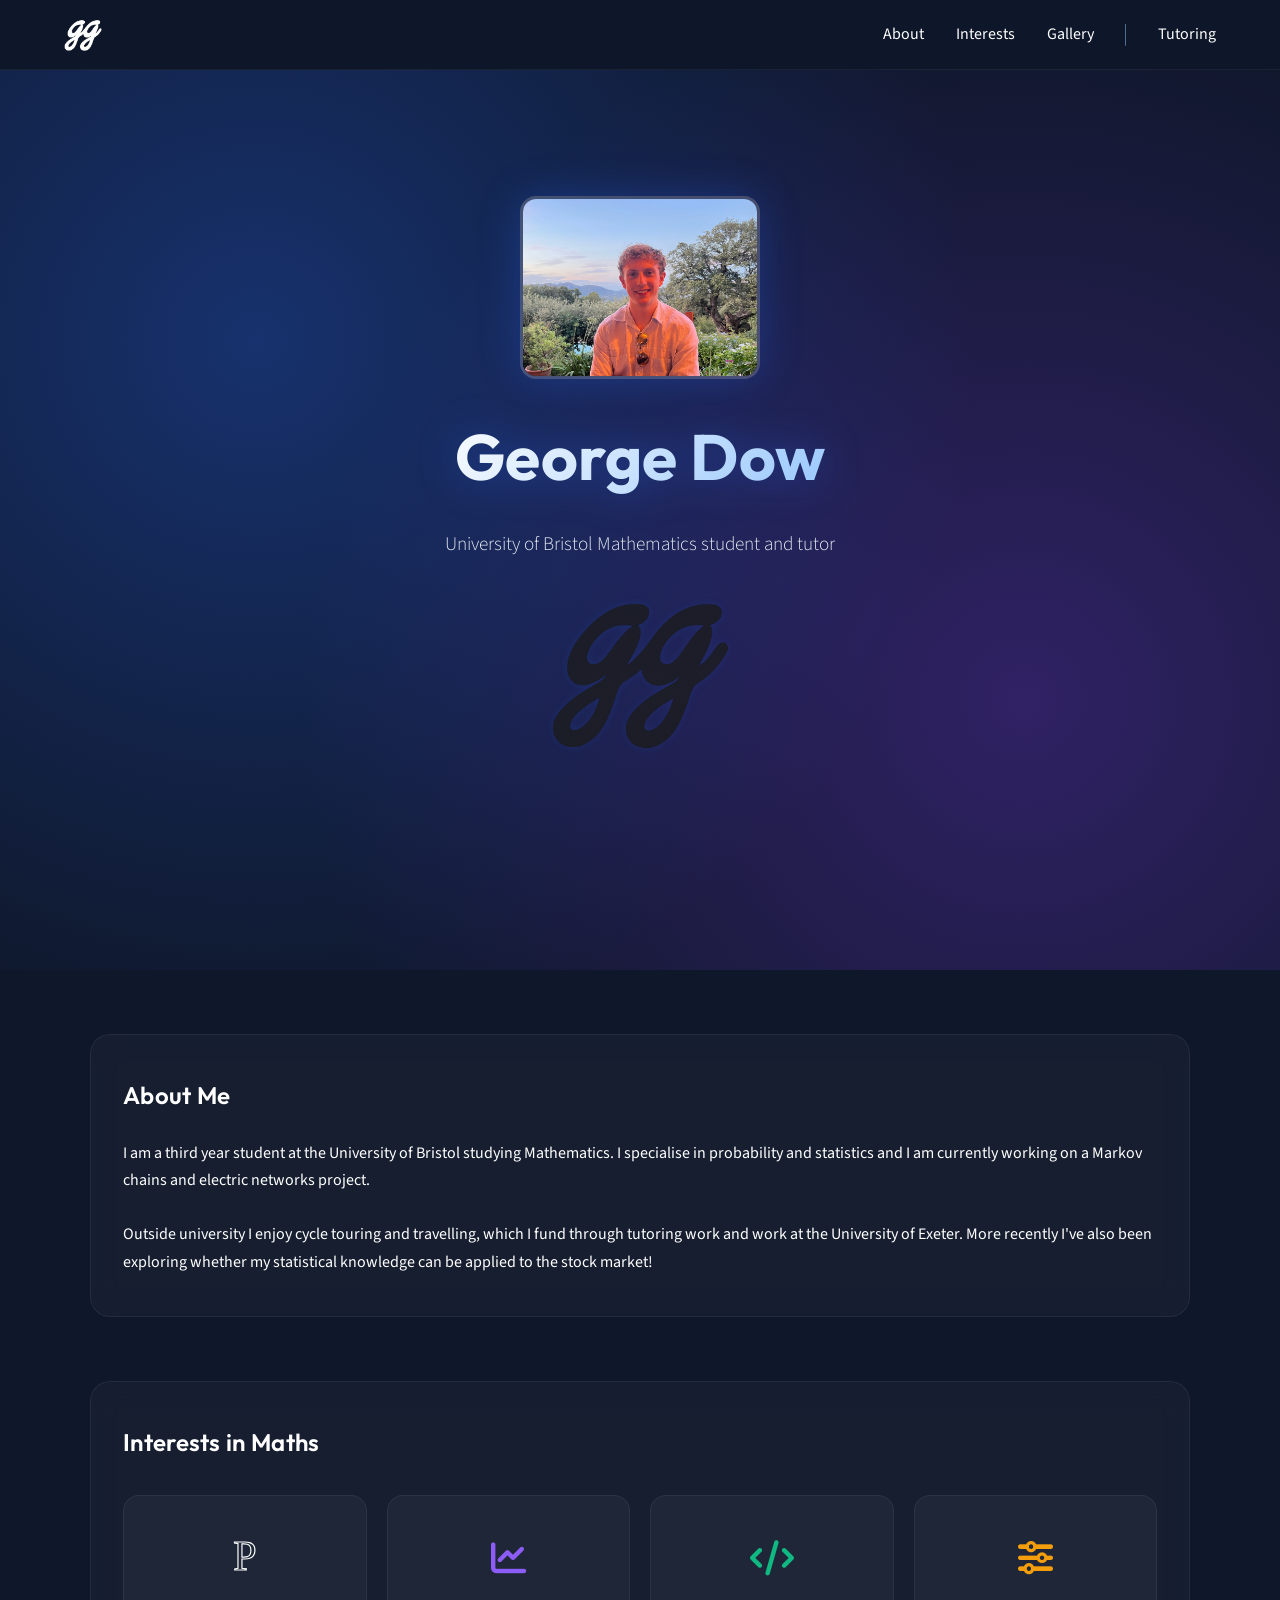
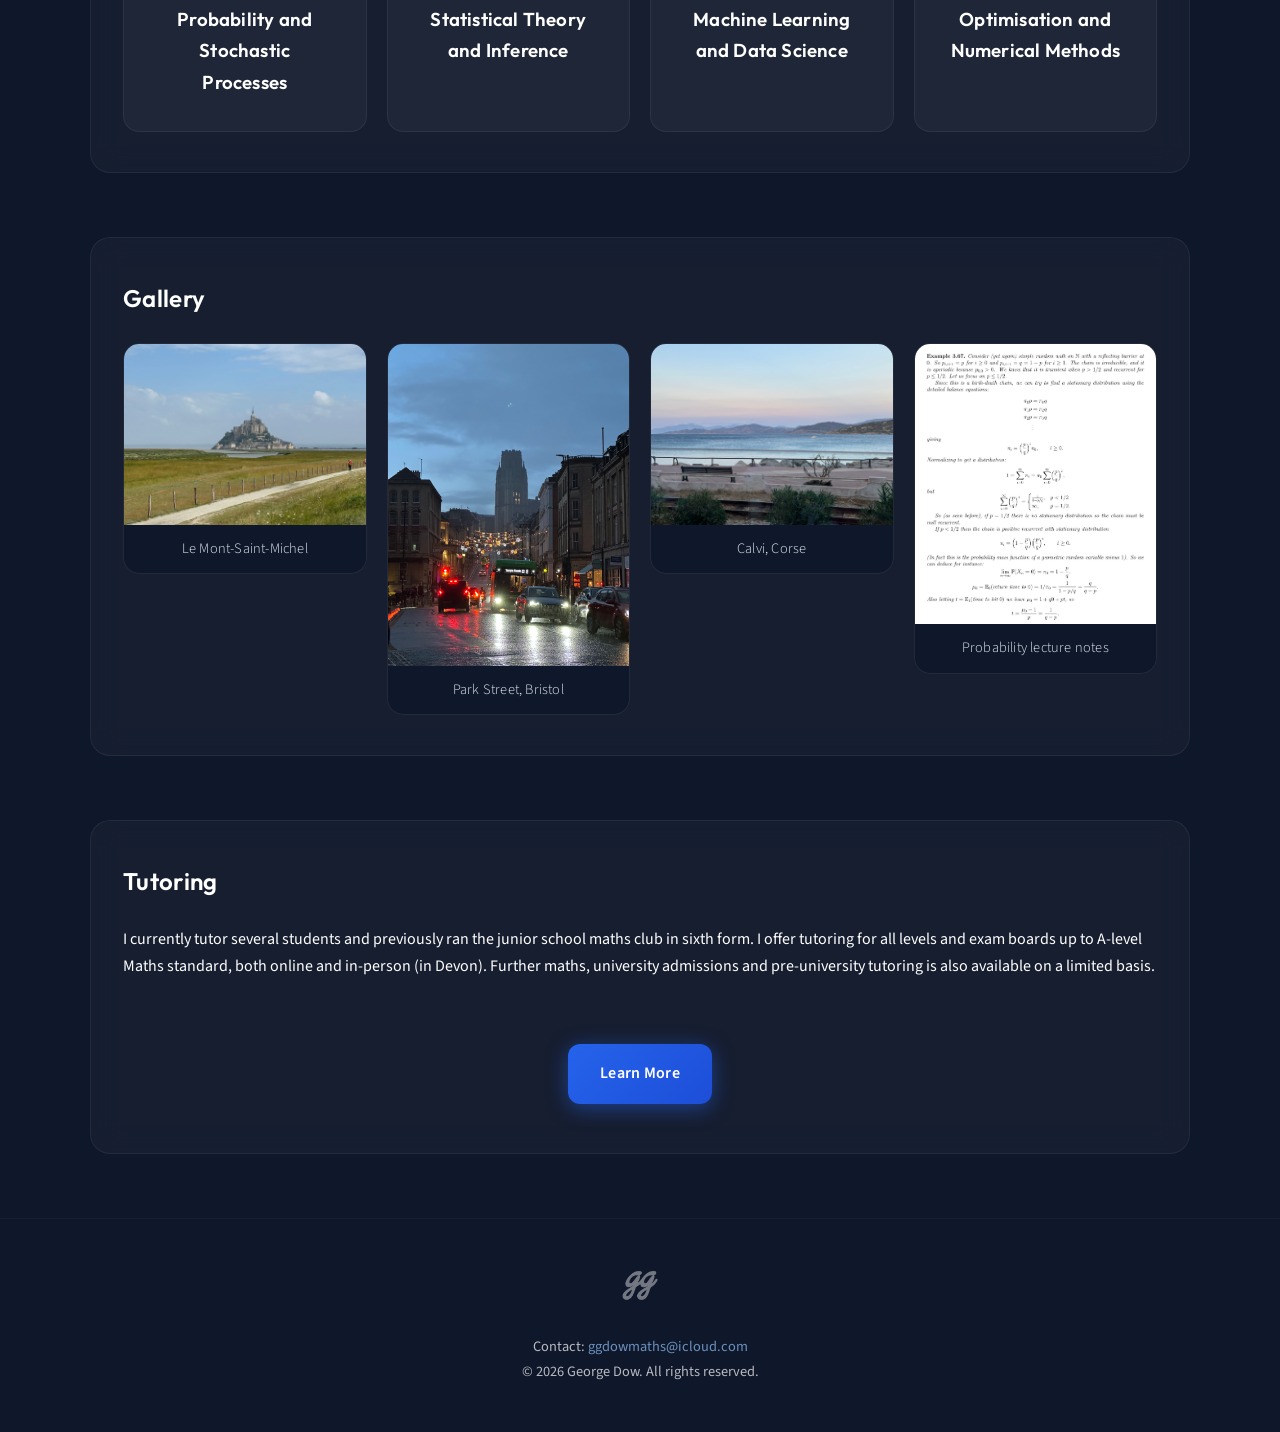
<file: index.html>
<!DOCTYPE html>
<html lang="en">

<head>

<script async src="https://www.googletagmanager.com/gtag/js?id=G-9ZSGHB6P75"></script>
<script>
  window.dataLayer = window.dataLayer || [];
  function gtag(){dataLayer.push(arguments);}
  gtag('js', new Date());
  gtag('config', 'G-9ZSGHB6P75');
</script>
    
<meta charset="UTF-8">
<meta name="viewport" content="width=device-width, initial-scale=1.0">

<title>George Dow - About Me</title>
<meta name="description" content="George Dow - Mathematics student, researcher and tutor.">

<link rel="icon" type="image/png" href="/images/final-favicons/favicon-96x96.png?v=20260813" sizes="96x96" />
<link rel="icon" type="image/svg+xml" href="/images/final-favicons/favicon.svg?v=20260813" />
<link rel="shortcut icon" href="/images/final-favicons/favicon.ico?v=20260813" />
<link rel="apple-touch-icon" sizes="180x180" href="/images/final-favicons/apple-touch-icon.png?v=20260813" />
<meta name="apple-mobile-web-app-title" content="About Me" />
<link rel="manifest" href="/images/final-favicons/site.webmanifest?v=20260813" />


<link rel="stylesheet" href="style.css">

<link rel="stylesheet"
href="https://cdnjs.cloudflare.com/ajax/libs/font-awesome/6.4.0/css/all.min.css">
</head>

<body>

<div class="page-fade"></div>

<nav>
    <a href="index.html" class="logo">
        <img src="images/favicon-white-transparent.png" alt="Home">
    </a>
    <ul>
        <li><a href="#about">About</a></li>
        <li><a href="#interests">Interests</a></li>
        <li><a href="#gallery">Gallery</a></li>
        <li><a href="tutoring.html">Tutoring</a></li>
    </ul>
</nav>

<header class="hero">
    <div class="hero-content">
        <img class="hero-photo" src="images/photo5.jpeg" alt="George Dow">
      
        <h1>George Dow</h1>
        <p>
            University of Bristol Mathematics student and tutor
        </p>

        <img class="main-logo" src="images/favicon-transparent.png" alt="Logo">
    </div>
</header>

<div class="container">

    <section id="about">
        <h2>About Me</h2>
        <p>
            I am a third year student at the University of Bristol studying Mathematics.
            I specialise in probability and statistics and I am currently working on a Markov chains and electric networks project.
        </p>
        <br>
        <p>
            Outside university I enjoy cycle touring and travelling, which I fund through tutoring work and work at the University of Exeter.
            More recently I've also been exploring whether my statistical knowledge can be applied to the stock market!
        </p>
    </section>

    <section id="interests">
        <h2>Interests in Maths</h2>
        <div class="interest-grid">

            <div class="card">
                <div class="chalk-icon">
                    <svg viewBox="0 0 100 100" width="60" height="60">
                        <text x="50" y="70"
                              text-anchor="middle"
                              font-size="70"
                              fill="none"
                              stroke="white"
                              stroke-width="2"
                              font-family="serif">
                              P
                        </text>
                    </svg>
                </div>
                <h3>Probability and Stochastic Processes</h3>
            </div>
          
            <div class="card">
                <i class="fas fa-chart-line"></i>
                <h3>Statistical Theory and Inference</h3>
            </div>

            <div class="card">
                <i class="fas fa-code"></i>
                <h3>Machine Learning and Data Science</h3>
            </div>

            <div class="card">
                <i class="fas fa-sliders"></i>
                <h3>Optimisation and Numerical Methods</h3>
            </div>

        </div>
    </section>

    <section id="gallery">
        <h2>Gallery</h2>
        <div class="image-gallery">
            <div class="image-item">
                <img src="images/photo1.jpeg" alt="">
                 <p class="caption">Le Mont-Saint-Michel</p>
            </div>
            <div class="image-item">
                <img src="images/photo2.jpeg" alt="">
                 <p class="caption">Park Street, Bristol</p>
            </div>
            <div class="image-item">
                <img src="images/photo3.jpeg" alt="">
                 <p class="caption">Calvi, Corse</p>
            </div>
            <div class="image-item">
                <img src="images/photo4.jpeg" alt="">
                 <p class="caption">Probability lecture notes</p>
            </div>
        </div>
    </section>

    <section id="tutoring-section">
        <h2>Tutoring</h2>
        <p>
            I currently tutor several students and previously ran the junior school
            maths club in sixth form. I offer tutoring for all levels and exam boards up to A-level Maths standard,
            both online and in-person (in Devon). Further maths, university admissions and
            pre-university tutoring is also available on a limited basis.
        </p>
        <div style="text-align: center; margin-top: 2rem;">
            <a href="tutoring.html" class="btn">
                Learn More
            </a>
        </div>
    </section>

</div>

<footer>
    <div style="text-align: center; margin-bottom: 1.5rem;">
        <img src="images/favicon-white-transparent.png" alt="Logo" style="width: 36px; height: auto; opacity: 0.6;">
    </div>
    <p>
        Contact:
        <a href="mailto:ggdowmaths@icloud.com">
            ggdowmaths@icloud.com
        </a>
    </p>
    <p>© 2026 George Dow. All rights reserved.</p>
</footer>

<button class="back-to-top" aria-label="Back to top">
    <i class="fas fa-arrow-up"></i>
</button>

<script src="script.js"></script>
</body>
</html>
</file>
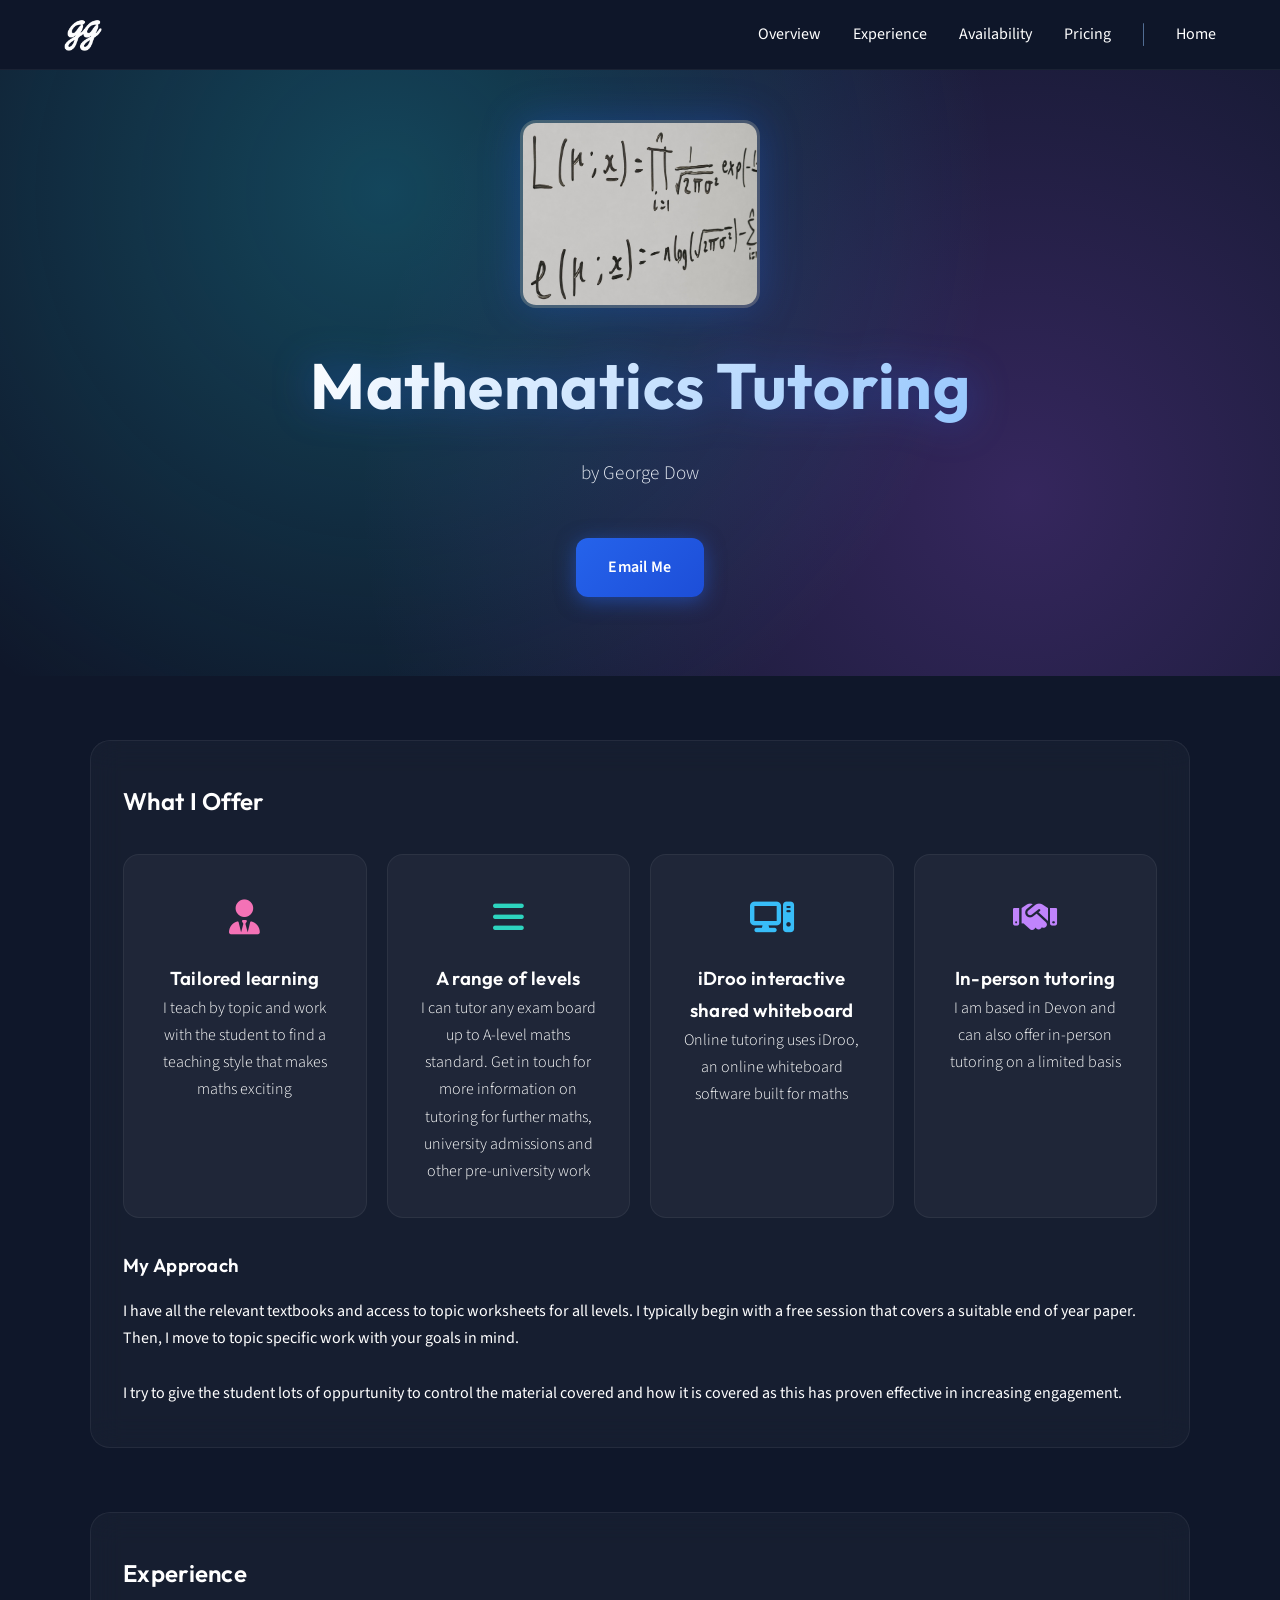
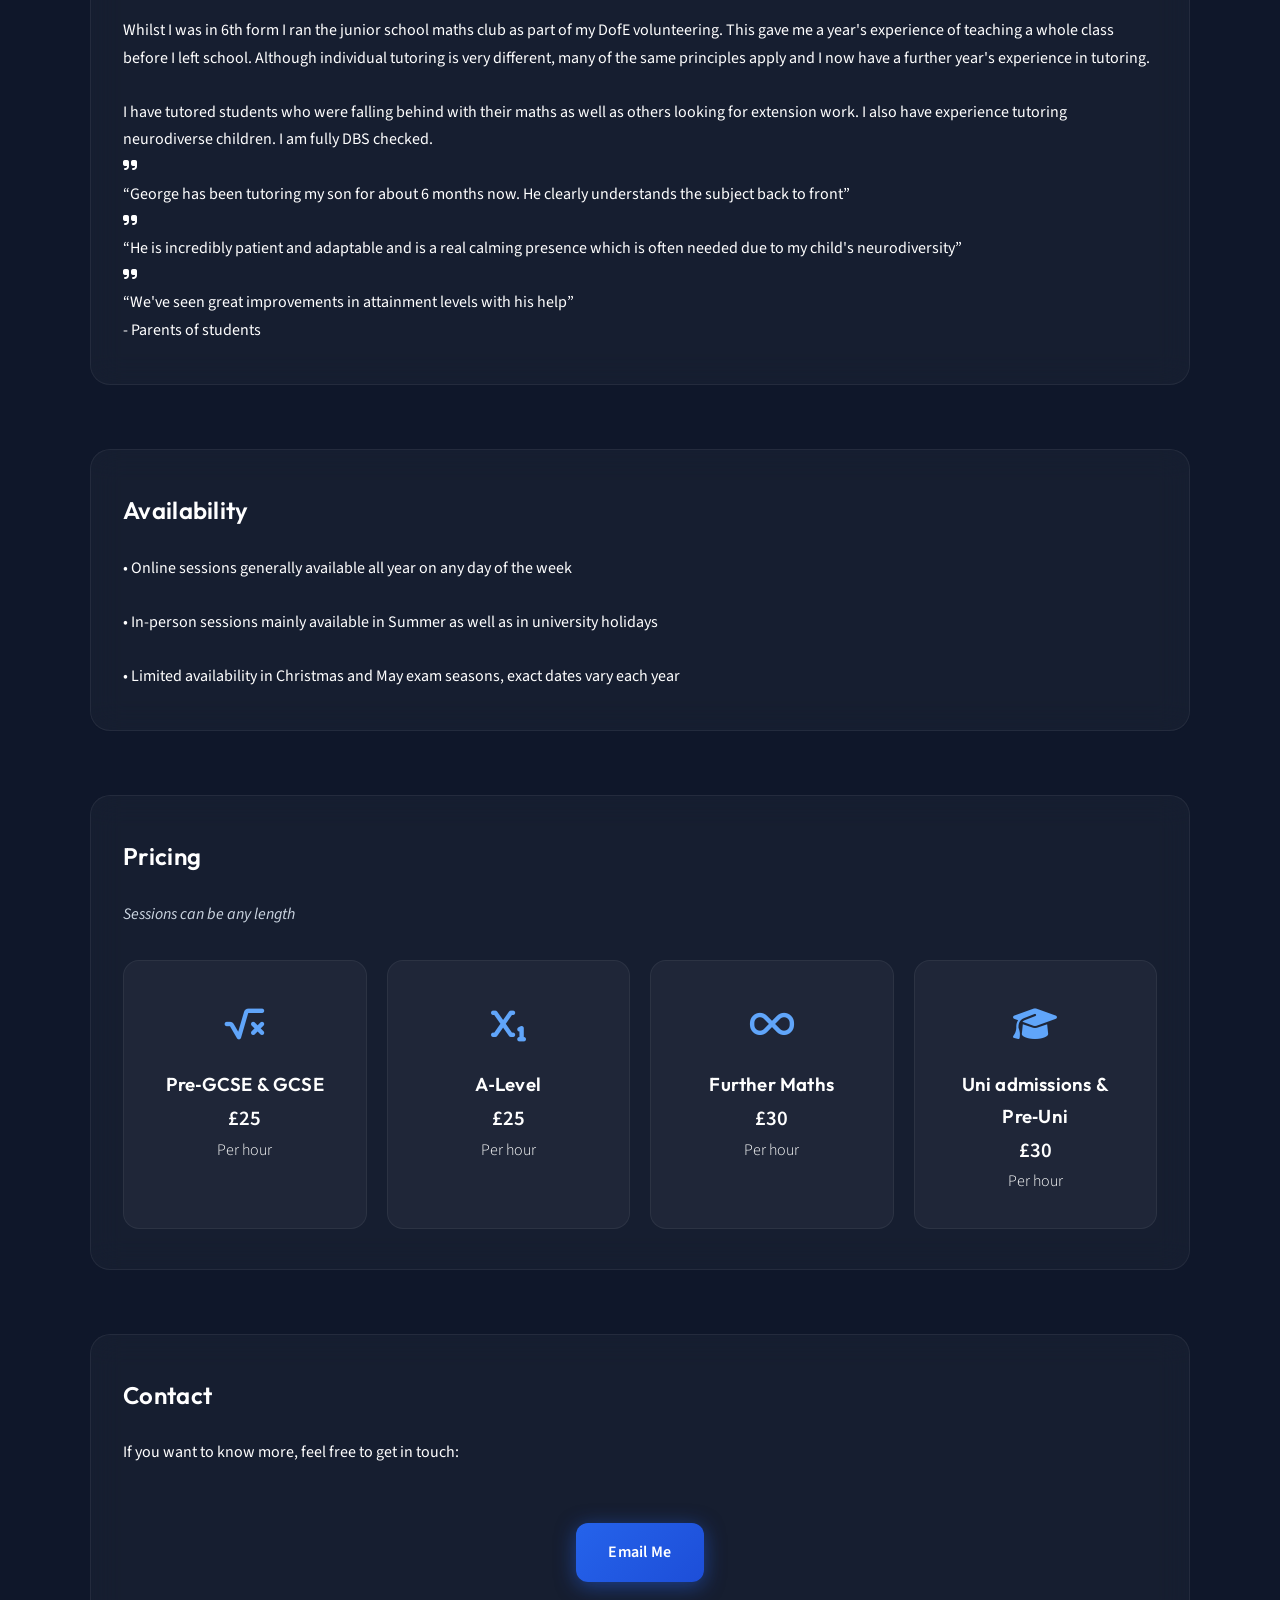
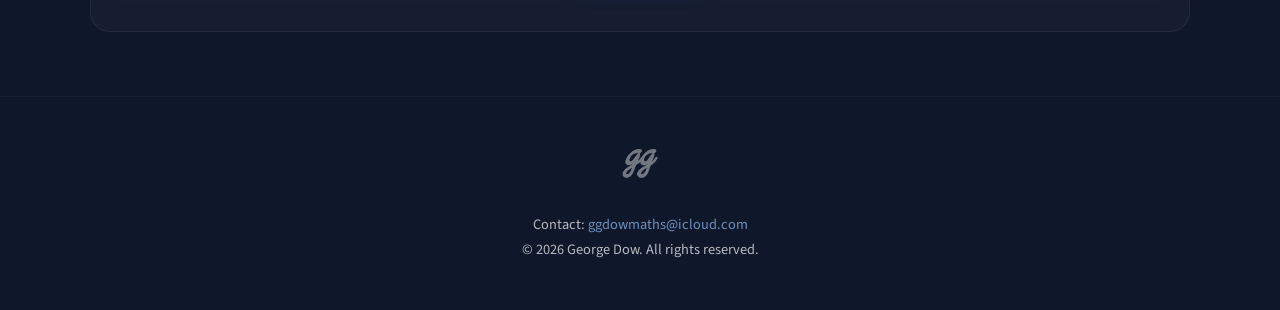
<file: tutoring.html>
<!DOCTYPE html>
<html lang="en">

<head>

<script async src="https://www.googletagmanager.com/gtag/js?id=G-9ZSGHB6P75"></script>
<script>
  window.dataLayer = window.dataLayer || [];
  function gtag(){dataLayer.push(arguments);}
  gtag('js', new Date());
  gtag('config', 'G-9ZSGHB6P75');
</script>
    
<meta charset="UTF-8">
<meta name="viewport" content="width=device-width, initial-scale=1.0">

<title>George Dow - Maths Tutoring</title>
<meta name="description" content="GCSE and A-Level Mathematics tutoring with George Dow">

<link rel="icon" type="image/png" href="/images/final-favicons/favicon-96x96.png?v=20260813" sizes="96x96" />
<link rel="icon" type="image/svg+xml" href="/images/final-favicons/favicon.svg?v=20260813" />
<link rel="shortcut icon" href="/images/final-favicons/favicon.ico?v=20260813" />
<link rel="apple-touch-icon" sizes="180x180" href="/images/final-favicons/apple-touch-icon.png?v=20260813" />
<meta name="apple-mobile-web-app-title" content="About Me" />
<link rel="manifest" href="/images/final-favicons/site.webmanifest?v=20260813" />


<link rel="stylesheet" href="style.css">

<link rel="stylesheet"
href="https://cdnjs.cloudflare.com/ajax/libs/font-awesome/6.4.0/css/all.min.css">
</head>

<body>

<div class="page-fade"></div>

<nav>
    <a href="index.html" class="logo">
        <img src="images/favicon-white-transparent.png" alt="Home">
    </a>

    <div class="nav-tutoring">
        <ul class="nav-sections">
            <li><a href="#overview">Overview</a></li>
            <li><a href="#experience">Experience</a></li>
            <li><a href="#availability">Availability</a></li>
            <li><a href="#pricing">Pricing</a></li>
        </ul>

        <span class="nav-separator"></span>

        <a href="index.html" class="nav-page-link">Home</a>
    </div>
</nav>

<header class="hero hero-tutoring">
    <div class="hero-content">
        <img class="hero-photo" src="images/photo6.png" alt="George Dow">

        <h1>Mathematics Tutoring</h1>
        <p class="hero-author">by George Dow</p>
        <a href="mailto:ggdowmaths@icloud.com" class="btn">
            Email Me
        </a>
    </div>
</header>

<div class="container">

    <section id="overview">
        <h2>What I Offer</h2>
      
        <div class="interest-grid">
            <div class="card">
                <i class="fas fa-user-tie"></i>
                <h3>Tailored learning</h3>
                <p>I teach by topic and work with the student to find
                    a teaching style that makes maths exciting</p>
            </div>
            <div class="card">
                <i class="fas fa-bars"></i>
                <h3>A range of levels</h3>
                <p>I can tutor any exam board up to A-level maths standard.
                    Get in touch for more information on tutoring for
                    further maths, university admissions and other pre-university work</p>
            </div>
            <div class="card">
                <i class="fas fa-computer"></i>
                <h3>iDroo interactive shared whiteboard</h3>
                <p>Online tutoring uses iDroo, an online whiteboard
                    software built for maths</p>
            </div>
            <div class="card">
                <i class="fas fa-handshake"></i>
                <h3>In-person tutoring</h3>
                <p>I am based in Devon and can also offer
                    in-person tutoring on a limited basis</p>
            </div>
        </div>

        <h3 style="margin-top: 2rem; margin-bottom: 1rem;">My Approach</h3>
        <p>
            I have all the relevant textbooks and access to
            topic worksheets for all levels. I typically
            begin with a free session that covers a suitable
            end of year paper. Then, I move to topic specific
            work with your goals in mind.
        </p>
        <br>
        <p>
            I try to give the student lots of oppurtunity to
            control the material covered and how it is covered
            as this has proven effective in increasing engagement.
        </p>
    </section>

    <section id="experience">
        <h2>Experience</h2>
        <p>
           Whilst I was in 6th form I ran the junior school maths
            club as part of my DofE volunteering. This gave me a
            year's experience of teaching a whole class before
            I left school. Although individual tutoring is very
            different, many of the same principles apply and I
            now have a further year's experience in tutoring.</p>
        <br>
         <p>
            I have tutored students who were falling behind 
            with their maths as well as others looking for 
            extension work. I also have experience tutoring
            neurodiverse children. I am fully DBS checked.
        </p>

<div class="testimonial-grid">
    <div class="testimonial-card">
        <i class="fas fa-quote-right"></i>
        <blockquote>
            <p>“George has been tutoring my son for about 6 months now. He clearly understands the subject back to front”</p>
        </blockquote>
    </div>
    <div class="testimonial-card">
        <i class="fas fa-quote-right"></i>
        <blockquote>
            <p>“He is incredibly patient and adaptable and is a real calming presence which is often needed due to my child's neurodiversity”</p>
        </blockquote>
    </div>
    <div class="testimonial-card">
        <i class="fas fa-quote-right"></i>
        <blockquote>
            <p>“We've seen great improvements in attainment levels with his help”</p>
        </blockquote>
    </div>
</div>
<p class="testimonial-citation">- Parents of students</p>
      
    </section>

    <section id="availability">
        <h2>Availability</h2>
        <p>
            • Online sessions generally available all year on any day of the week<br><br>
            • In-person sessions mainly available in Summer as well as in university holidays<br><br>
            • Limited availability in Christmas and May exam seasons, exact dates vary each year
        </p>
    </section>

    <section id="pricing">
        <h2>Pricing</h2>
        <p style="text-align:left; font-style:italic; margin-bottom:1.5rem; color:#cbd5e1;">
            Sessions can be any length
        </p>

        <div class="interest-grid">
            <div class="card">
                <i class="fas fa-square-root-variable"></i>
                <h3>Pre‑GCSE &amp; GCSE</h3>
                <p style="font-size:1.3rem; font-weight:600;">£25</p>
                <p>Per hour</p>
            </div>
            <div class="card">
                <i class="fas fa-subscript"></i>
                <h3>A‑Level</h3>
                <p style="font-size:1.3rem; font-weight:600;">£25</p>
                <p>Per hour</p>
            </div>
            <div class="card">
                <i class="fas fa-infinity"></i>
                <h3>Further Maths</h3>
                <p style="font-size:1.3rem; font-weight:600;">£30</p>
                <p>Per hour</p>
            </div>
            <div class="card">
                <i class="fas fa-graduation-cap"></i>
                <h3>Uni admissions &amp; Pre‑Uni</h3>
                <p style="font-size:1.3rem; font-weight:600;">£30</p>
                <p>Per hour</p>
            </div>
        </div>
    </section>

    <section id="contact">
        <h2>Contact</h2>
        <p>
            If you want to know more, feel free to get in touch:
        </p>
        <div style="text-align: center; margin-top: 1.5rem;">
            <a class="btn" href="mailto:ggdowmaths@icloud.com">
                Email Me
            </a>
        </div>
    </section>

</div>

<footer>
    <div style="text-align: center; margin-bottom: 1.5rem;">
        <img src="images/favicon-white-transparent.png" alt="Logo" style="width: 36px; height: auto; opacity: 0.6;">
    </div>
    <p>
        Contact:
        <a href="mailto:ggdowmaths@icloud.com">
            ggdowmaths@icloud.com
        </a>
    </p>
    <p>© 2026 George Dow. All rights reserved.</p>
</footer>

<script src="script.js"></script>
</body>
</html>
</file>
<file: style.css>
@import url('https://fonts.googleapis.com/css2?family=Outfit:wght@300;400;600;700&family=Source+Sans+3:wght@300;400;600&display=swap');

/* ---------------- BASE ---------------- */

* {
    margin: 0;
    padding: 0;
    box-sizing: border-box;
}

html {
    scroll-behavior: smooth;
    scroll-padding-top: 90px;
}

body {
    padding-top: 70px;
    font-family: 'Source Sans 3', sans-serif;
    background: #0f172a;
    color: white;
    line-height: 1.7;
    overflow-x: hidden;
    animation: bodyPulse 15s ease-in-out infinite alternate;
}

@keyframes bodyPulse {
    0% { background-color: #0f172a; }
    100% { background-color: #111d34; }
}

/* ---------------- NAV (base) ---------------- */

nav {
    position: fixed;
    top: 0;
    left: 0;
    width: 100%;
    height: 70px;

    display: flex;
    justify-content: space-between;
    align-items: center;

    padding: 0 5%;
    background: rgba(15, 23, 42, 0.85);
    backdrop-filter: blur(20px);
    -webkit-backdrop-filter: blur(20px);
    z-index: 1000;
    border-bottom: 1px solid rgba(255, 255, 255, 0.05);

    font-size: 1rem;
}

/* ---- HOMEPAGE NAV ---- */
nav > ul {
    display: flex;
    list-style: none;
    gap: 2rem;
}

nav a {
    color: white;
    text-decoration: none;
    font-weight: 400;
    transition: color 0.2s ease, text-shadow 0.2s ease, transform 0.2s ease;
    display: inline-block;
    font-family: 'Source Sans 3', sans-serif;
}

nav a:hover {
    color: #93c5fd;
    text-shadow: 0 0 12px rgba(147, 197, 253, 0.7);
    transform: translateY(-1px);
}

/* ---- HOMEPAGE SEPARATOR ---- */
nav > ul li:nth-child(3) {
    margin-right: 2rem;
    position: relative;
}

nav > ul li:nth-child(3)::after {
    content: "";
    position: absolute;
    right: -2rem;
    top: 50%;
    transform: translateY(-50%);
    width: 1.5px;
    height: 1.4rem;
    background: rgba(147, 197, 253, 0.5);
    border-radius: 1px;
}

/* ---- TUTORING PAGE NAV ---- */
.nav-tutoring {
    display: flex;
    align-items: center;
    flex-wrap: nowrap;
    gap: 0;
    height: 100%;
}

.nav-sections {
    display: flex;
    list-style: none;
    gap: 2rem;
    margin: 0;
    padding: 0;
    align-items: center;
    height: 100%;
}

.nav-sections a {
    color: white;
    text-decoration: none;
    font-weight: 400;
    transition: color 0.2s ease, text-shadow 0.2s ease, transform 0.2s ease;
    display: inline-block;
    font-family: 'Source Sans 3', sans-serif;
}

.nav-sections a:hover {
    color: #93c5fd;
    text-shadow: 0 0 12px rgba(147, 197, 253, 0.7);
    transform: translateY(-1px);
}

.nav-sections li::after {
    display: none !important;
}

.nav-separator {
    display: block;
    width: 1.5px;
    height: 1.4rem;
    background: rgba(147, 197, 253, 0.5);
    border-radius: 1px;
    margin: 0 2rem;
    flex-shrink: 0;
    align-self: center;
}

.nav-page-link {
    color: white;
    text-decoration: none;
    font-weight: 400;
    white-space: nowrap;
    transition: color 0.2s ease, text-shadow 0.2s ease, transform 0.2s ease;
    display: inline-block;
    font-family: 'Source Sans 3', sans-serif;
}

.nav-page-link:hover {
    color: #93c5fd;
    text-shadow: 0 0 12px rgba(147, 197, 253, 0.7);
    transform: translateY(-1px);
}

/* ---------------- HERO (HOME) ---------------- */

.hero {
    min-height: 100vh;
    display: flex;
    justify-content: center;
    align-items: center;
    text-align: center;

    padding: 60px 2rem;

    background:
        radial-gradient(circle at 20% 30%, rgba(37, 99, 235, 0.35), transparent 60%),
        radial-gradient(circle at 80% 70%, rgba(124, 58, 237, 0.30), transparent 60%);

    animation: glowMove 12s ease-in-out infinite alternate;
}

/* ---------------- HERO (TUTORING OVERRIDE) ---------------- */

.hero-tutoring {
    min-height: 60vh;
    background:
        radial-gradient(circle at 30% 20%, rgba(34, 211, 238, 0.25), transparent 60%),
        radial-gradient(circle at 80% 70%, rgba(168, 85, 247, 0.25), transparent 60%);

    animation: glowMoveTut 14s ease-in-out infinite alternate;
}

@keyframes glowMove {
    0% { background-position: 20% 30%, 80% 70%; }
    100% { background-position: 30% 40%, 70% 60%; }
}

@keyframes glowMoveTut {
    0% { background-position: 30% 20%, 80% 70%; }
    100% { background-position: 40% 30%, 70% 60%; }
}

/* ---------------- HERO CONTENT ---------------- */

.hero-content {
    opacity: 0;
    transform: translateY(10px);
    animation: heroFade 1.2s ease forwards;
}

@keyframes heroFade {
    from { opacity: 0; transform: translateY(10px); }
    to { opacity: 1; transform: translateY(-40px); }
}

.hero-tutoring .hero-content {
    animation-name: heroFadeTutoring;
}

@keyframes heroFadeTutoring {
    from { opacity: 0; transform: translateY(10px); }
    to { opacity: 1; transform: translateY(-10px); }
}

h1, h2, h3 {
    font-family: 'Outfit', sans-serif;
    font-weight: 600;
    letter-spacing: 0.3px;
}

.hero h1 {
    font-size: 4rem;
    margin-bottom: 1rem;
    background: linear-gradient(135deg, #ffffff 0%, #93c5fd 100%);
    -webkit-background-clip: text;
    -webkit-text-fill-color: transparent;
    background-clip: text;
    filter: drop-shadow(0 0 20px rgba(37, 99, 235, 0.4));
    font-family: 'Outfit', sans-serif;
    font-weight: 700;
    letter-spacing: 0.5px;
}

.hero p {
    max-width: 700px;
    margin: auto;
    font-size: 1.2rem;
    color: #e2e8f0;
    font-family: 'Source Sans 3', sans-serif;
    font-weight: 300;
}

.hero-author {
    font-size: 1.4rem;
    font-weight: 400;
    color: #cbd5e1;
    margin-top: -0.5rem;
    margin-bottom: 1.5rem;
    font-family: 'Outfit', sans-serif;
    letter-spacing: 0.2px;
}

/* ---------------- BUTTON ---------------- */

.btn {
    display: inline-block;
    margin-top: 2rem;
    background: linear-gradient(135deg, #2563eb, #1d4ed8);
    color: white;
    padding: 1rem 2rem;
    border-radius: 12px;
    text-decoration: none;
    font-weight: 600;
    letter-spacing: 0.3px;
    transition: transform 0.3s, box-shadow 0.3s, background 0.3s;
    box-shadow: 0 4px 20px rgba(37, 99, 235, 0.5);
    position: relative;
    overflow: hidden;
    font-family: 'Source Sans 3', sans-serif;
}

.btn::after {
    content: "";
    position: absolute;
    top: 0;
    left: -100%;
    width: 100%;
    height: 100%;
    background: linear-gradient(90deg, transparent, rgba(255,255,255,0.2), transparent);
    transition: left 0.5s ease;
}

.btn:hover::after {
    left: 100%;
}

.btn:hover {
    transform: translateY(-3px);
    box-shadow: 0 8px 30px rgba(37, 99, 235, 0.7);
}

.hero .btn {
    margin-top: 3rem;
}

/* ---------------- LAYOUT ---------------- */

.container {
    width: min(1100px, 90%);
    margin: auto;
}

section {
    margin: 4rem 0;
    padding: 2.5rem 2rem;
    border-radius: 20px;
    background: rgba(255, 255, 255, 0.03);
    backdrop-filter: blur(15px);
    border: 1px solid rgba(255, 255, 255, 0.06);
    transition: transform 0.3s ease, box-shadow 0.3s ease, border-color 0.3s;
}

section:hover {
    transform: translateY(-4px);
    box-shadow: 0 15px 40px rgba(0, 0, 0, 0.4), 0 0 20px rgba(37, 99, 235, 0.1);
    border-color: rgba(37, 99, 235, 0.2);
}

.overview-section {
    background: none !important;
    backdrop-filter: none !important;
    border: none !important;
    padding: 0 !important;
    margin-top: 0 !important;
    margin-bottom: 0 !important;
}

/* ---------------- HEADING SPACING ---------------- */
#about h2,
#gallery h2,
#tutoring-section h2,
#experience h2,
#availability h2,
#pricing h2,
#contact h2 {
    margin-bottom: 1.5rem;
}

/* ---------------- CARDS ---------------- */

.interest-grid {
    display: grid;
    grid-template-columns: repeat(auto-fit, minmax(250px, 1fr));
    gap: 20px;
    margin-top: 2rem;
}

.card {
    background: rgba(255, 255, 255, 0.04);
    padding: 2rem;
    text-align: center;
    border-radius: 16px;
    border: 1px solid rgba(255, 255, 255, 0.06);
    transition: transform 0.3s, box-shadow 0.3s, border-color 0.3s, background 0.3s;

    display: flex;
    flex-direction: column;
    align-items: center;
    justify-content: flex-start;
}

.card:hover {
    transform: translateY(-8px);
    box-shadow: 0 20px 40px rgba(0, 0, 0, 0.5), 0 0 15px rgba(37, 99, 235, 0.3);
    border-color: rgba(37, 99, 235, 0.6);
    background: rgba(37, 99, 235, 0.08);
}

.card i,
.card .chalk-icon {
    height: 60px;
    display: flex;
    align-items: center;
    justify-content: center;
    margin-bottom: 1rem;
    font-size: 2.2rem;
    transition: transform 0.3s ease;
}

.card .chalk-icon svg {
    width: 60px;
    height: 60px;
}

.card i,
.card .chalk-icon {
    color: #60a5fa;
}

.interest-grid .card:nth-child(1) i,
.interest-grid .card:nth-child(1) .chalk-icon {
    color: #22d3ee;
}

.interest-grid .card:nth-child(2) i,
.interest-grid .card:nth-child(2) .chalk-icon {
    color: #8b5cf6;
}

.interest-grid .card:nth-child(3) i,
.interest-grid .card:nth-child(3) .chalk-icon {
    color: #10b981;
}

.interest-grid .card:nth-child(4) i,
.interest-grid .card:nth-child(4) .chalk-icon {
    color: #f59e0b;
}

#overview .interest-grid .card:nth-child(1) i,
#overview .interest-grid .card:nth-child(1) .chalk-icon {
    color: #f472b6;
}

#overview .interest-grid .card:nth-child(2) i,
#overview .interest-grid .card:nth-child(2) .chalk-icon {
    color: #2dd4bf;
}

#overview .interest-grid .card:nth-child(3) i,
#overview .interest-grid .card:nth-child(3) .chalk-icon {
    color: #38bdf8;
}

#overview .interest-grid .card:nth-child(4) i,
#overview .interest-grid .card:nth-child(4) .chalk-icon {
    color: #c084fc;
}

#pricing .card i {
    color: #60a5fa !important;
}

.card h3 {
    margin-top: 0;
    font-family: 'Outfit', sans-serif;
    font-weight: 600;
    letter-spacing: 0.2px;
}

.card p {
    font-family: 'Source Sans 3', sans-serif;
    font-weight: 300;
}

.card:hover i,
.card:hover .chalk-icon {
    transform: scale(1.2);
}

/* ---------------- GALLERY ---------------- */

.image-gallery {
    display: grid;
    grid-template-columns: repeat(auto-fit, minmax(300px, 1fr));
    gap: 20px;
    align-items: start;
}

.image-item {
    overflow: hidden;
    border-radius: 16px;
    position: relative;
    border: 1px solid rgba(255, 255, 255, 0.05);
    transition: transform 0.3s ease, box-shadow 0.3s ease, border-color 0.3s;
}

.image-item:hover {
    transform: translateY(-5px);
    box-shadow: 0 15px 30px rgba(0, 0, 0, 0.5), 0 0 15px rgba(37, 99, 235, 0.2);
    border-color: rgba(37, 99, 235, 0.4);
}

.image-item img {
    width: 100%;
    display: block;
    transition: transform 0.5s ease;
}

.image-item:hover img {
    transform: scale(1.1);
}

.caption {
    margin: 0;
    padding: 0.75rem 1rem;
    background: rgba(15, 23, 42, 0.85);
    color: #e2e8f0;
    font-size: 0.9rem;
    text-align: center;
    border-radius: 0 0 16px 16px;
    font-weight: 300;
    letter-spacing: 0.2px;
    font-family: 'Source Sans 3', sans-serif;
}

/* ---------------- FOOTER ---------------- */

footer {
    text-align: center;
    padding: 3rem 1rem;
    opacity: 0.7;
    font-size: 0.9rem;
    border-top: 1px solid rgba(255, 255, 255, 0.05);
    margin-top: 3rem;
    font-family: 'Source Sans 3', sans-serif;
}

footer a {
    color: #93c5fd;
    text-decoration: none;
    transition: color 0.2s;
}

footer a:hover {
    color: #ffffff;
}

/* ---------------- LOGO (NAV) ---------------- */

.logo img {
    width: 38px;
    height: 38px;
    object-fit: contain;
    display: block;
    transition: transform 0.2s ease;
}

.logo img:hover {
    transform: translateY(-2px);
}

/* ---------------- HERO PHOTO ---------------- */

.hero-photo {
    width: 240px;
    height: auto !important;
    max-width: 100%;
    display: block;
    margin: 0 auto 1.5rem auto;
    object-fit: contain !important;
    border: 3px solid rgba(255, 255, 255, 0.2);
    border-radius: 16px !important;
    box-shadow: 0 0 40px rgba(37, 99, 235, 0.3);
    transition: transform 0.4s ease, box-shadow 0.4s ease, border-color 0.4s;
}

.hero-photo:hover {
    transform: scale(1.05) translateY(-5px);
    box-shadow: 0 0 60px rgba(37, 99, 235, 0.6);
    border-color: rgba(37, 99, 235, 0.6);
}

/* ---------------- MAIN LOGO ---------------- */

.main-logo {
    width: 180px;
    height: auto;
    max-width: 180px;
    display: block;
    margin: 1.5rem auto 0 auto;
    opacity: 0.8;
    transition: opacity 0.3s, filter 0.3s;
    filter: drop-shadow(0 0 4px rgba(37, 99, 235, 0.2));
}

.main-logo:hover {
    opacity: 1;
    filter: drop-shadow(0 0 10px rgba(37, 99, 235, 0.4));
}

/* ---------------- ACTIVE LINK STYLES ---------------- */

nav > ul li a.active {
    color: #60a5fa;
    position: relative;
}

nav > ul li a.active::after {
    content: "";
    position: absolute;
    left: 0;
    bottom: -6px;
    width: 100%;
    height: 2px;
    background: #60a5fa;
    border-radius: 2px;
    box-shadow: 0 0 10px rgba(96, 165, 250, 0.8);
}

.nav-sections a.active {
    color: #60a5fa;
    position: relative;
}

.nav-sections a.active::after {
    content: "";
    position: absolute;
    left: 0;
    bottom: -6px;
    width: 100%;
    height: 2px;
    background: #60a5fa;
    border-radius: 2px;
    box-shadow: 0 0 10px rgba(96, 165, 250, 0.8);
}

/* ---------------- FADE SYSTEM ---------------- */

.page-fade {
    position: fixed;
    top: 0;
    left: 0;
    width: 100%;
    height: 100%;
    background: #0f172a;
    z-index: 9999;
    opacity: 1;
    pointer-events: none;
    transition: opacity 0.6s ease;
}

body.loaded .page-fade {
    opacity: 0;
}

/* ---------------- BACK TO TOP BUTTON ---------------- */

.back-to-top {
    position: fixed;
    bottom: 30px;
    right: 30px;
    width: 45px;
    height: 45px;
    background: rgba(37, 99, 235, 0.8);
    color: white;
    border: none;
    border-radius: 50%;
    font-size: 1.2rem;
    cursor: pointer;
    opacity: 0;
    visibility: hidden;
    transform: translateY(20px);
    transition: opacity 0.3s ease, transform 0.3s ease, visibility 0.3s;
    z-index: 999;
    box-shadow: 0 4px 15px rgba(37, 99, 235, 0.4);
    backdrop-filter: blur(10px);
}

.back-to-top.show {
    opacity: 1;
    visibility: visible;
    transform: translateY(0);
}

.back-to-top:hover {
    background: rgba(37, 99, 235, 1);
    transform: translateY(-3px) scale(1.05);
    box-shadow: 0 8px 25px rgba(37, 99, 235, 0.7);
}

/* ---------------- RESPONSIVE (desktop 4 columns) ---------------- */
@media (min-width: 768px) {
    .interest-grid {
        grid-template-columns: repeat(4, 1fr);
    }

    .image-gallery {
        grid-template-columns: repeat(4, 1fr);
    }
}

/* ---------------- RESPONSIVE (mobile) ---------------- */
@media (max-width: 767px) {
    body {
        padding-top: 70px;
    }

    nav {
        padding: 0 3%;
    }

    nav > ul {
        gap: 0.5rem;
        font-size: 0.8rem;
    }

    nav > ul li:nth-child(3) {
        margin-right: 0.5rem;
    }

    nav > ul li:nth-child(3)::after {
        right: -0.5rem;
    }

    .nav-sections {
        gap: 0.5rem;
        font-size: 0.8rem;
    }

    .nav-sections a {
        line-height: normal;
    }

    .nav-separator {
        margin: 0 0.5rem;
        height: 1.4rem;
    }

    .nav-page-link {
        font-size: 0.8rem;
        line-height: normal;
    }

    .hero h1 {
        font-size: 2.5rem;
    }

    .hero p {
        font-size: 1rem;
        padding: 0 1rem;
    }

    .hero-content {
        padding: 0 1rem;
    }

    .hero .btn {
        margin-top: 2rem;
    }

    .hero-photo {
        width: 180px;
        height: auto !important;
        border-radius: 16px !important;
    }

    .main-logo {
        width: 130px;
        max-width: 130px;
        margin-top: 1.2rem;
    }

    section {
        padding: 1.8rem 1.2rem;
    }
}
</file>
